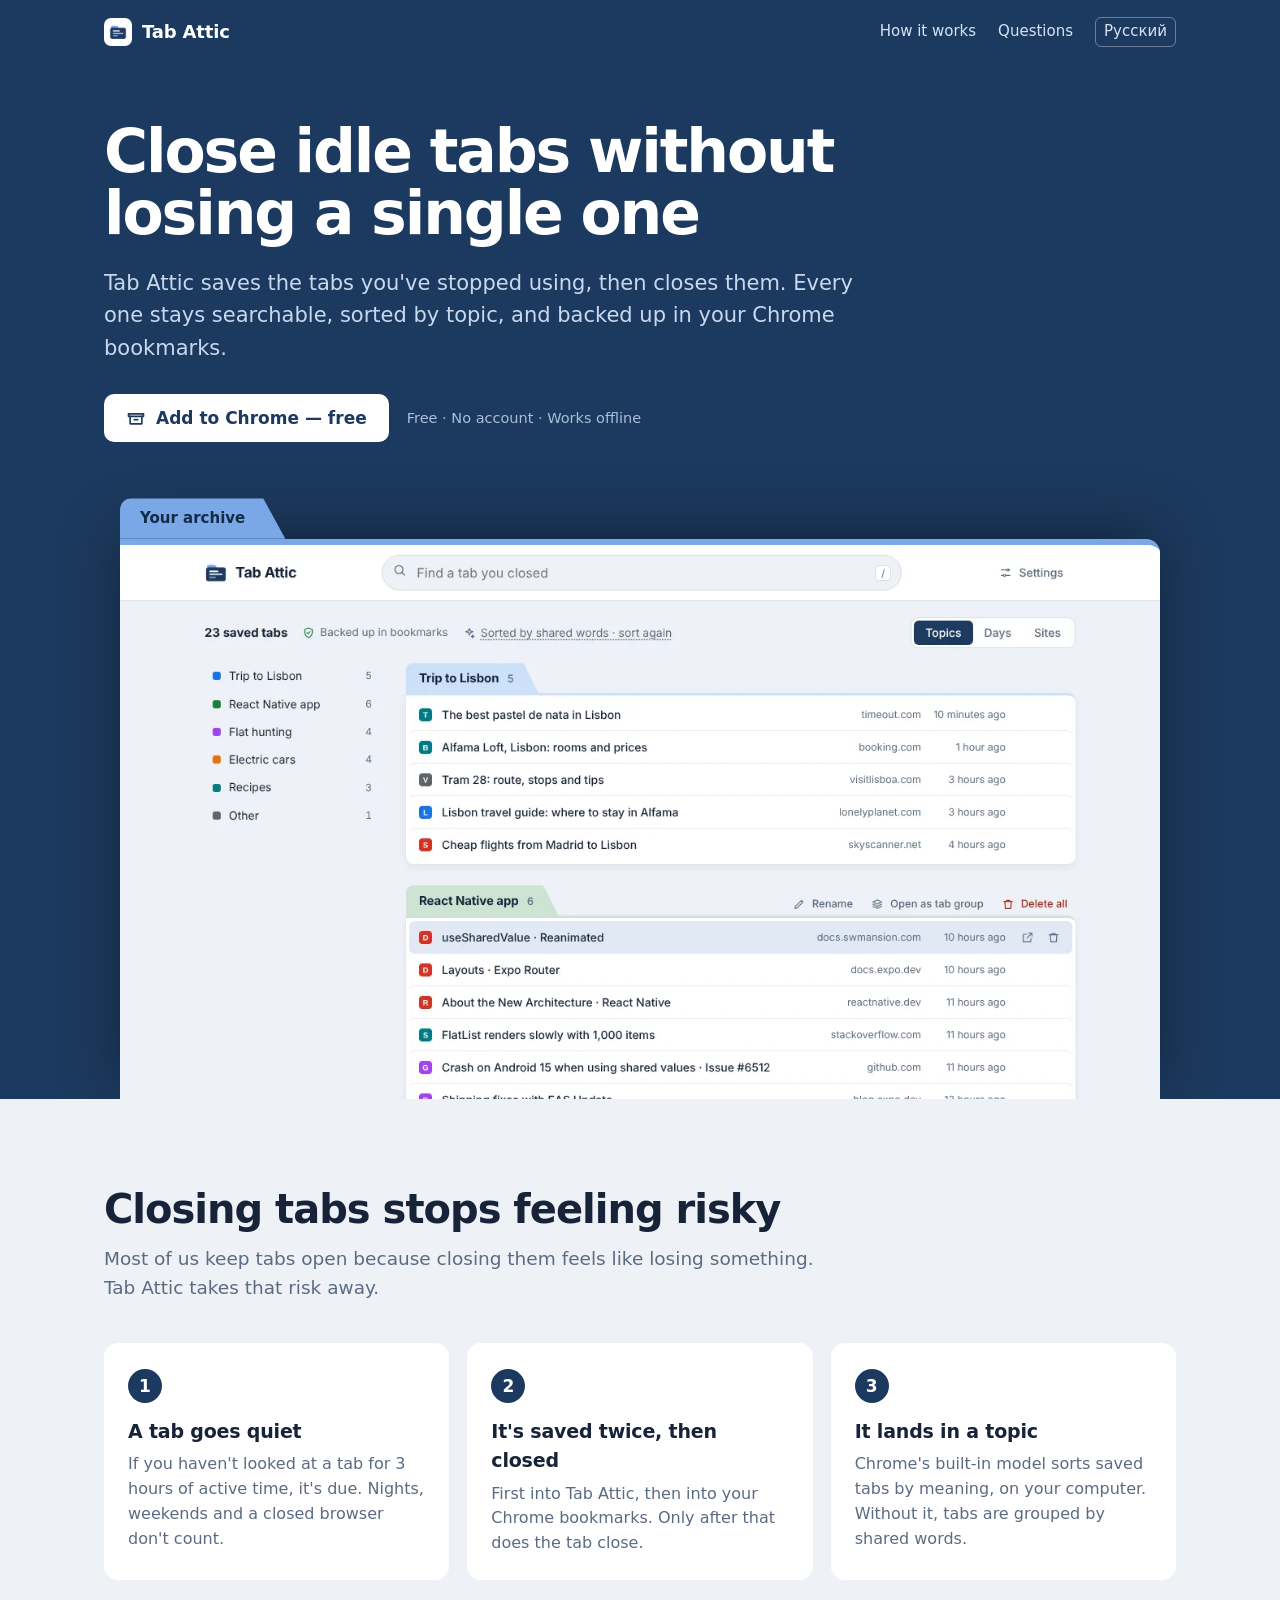
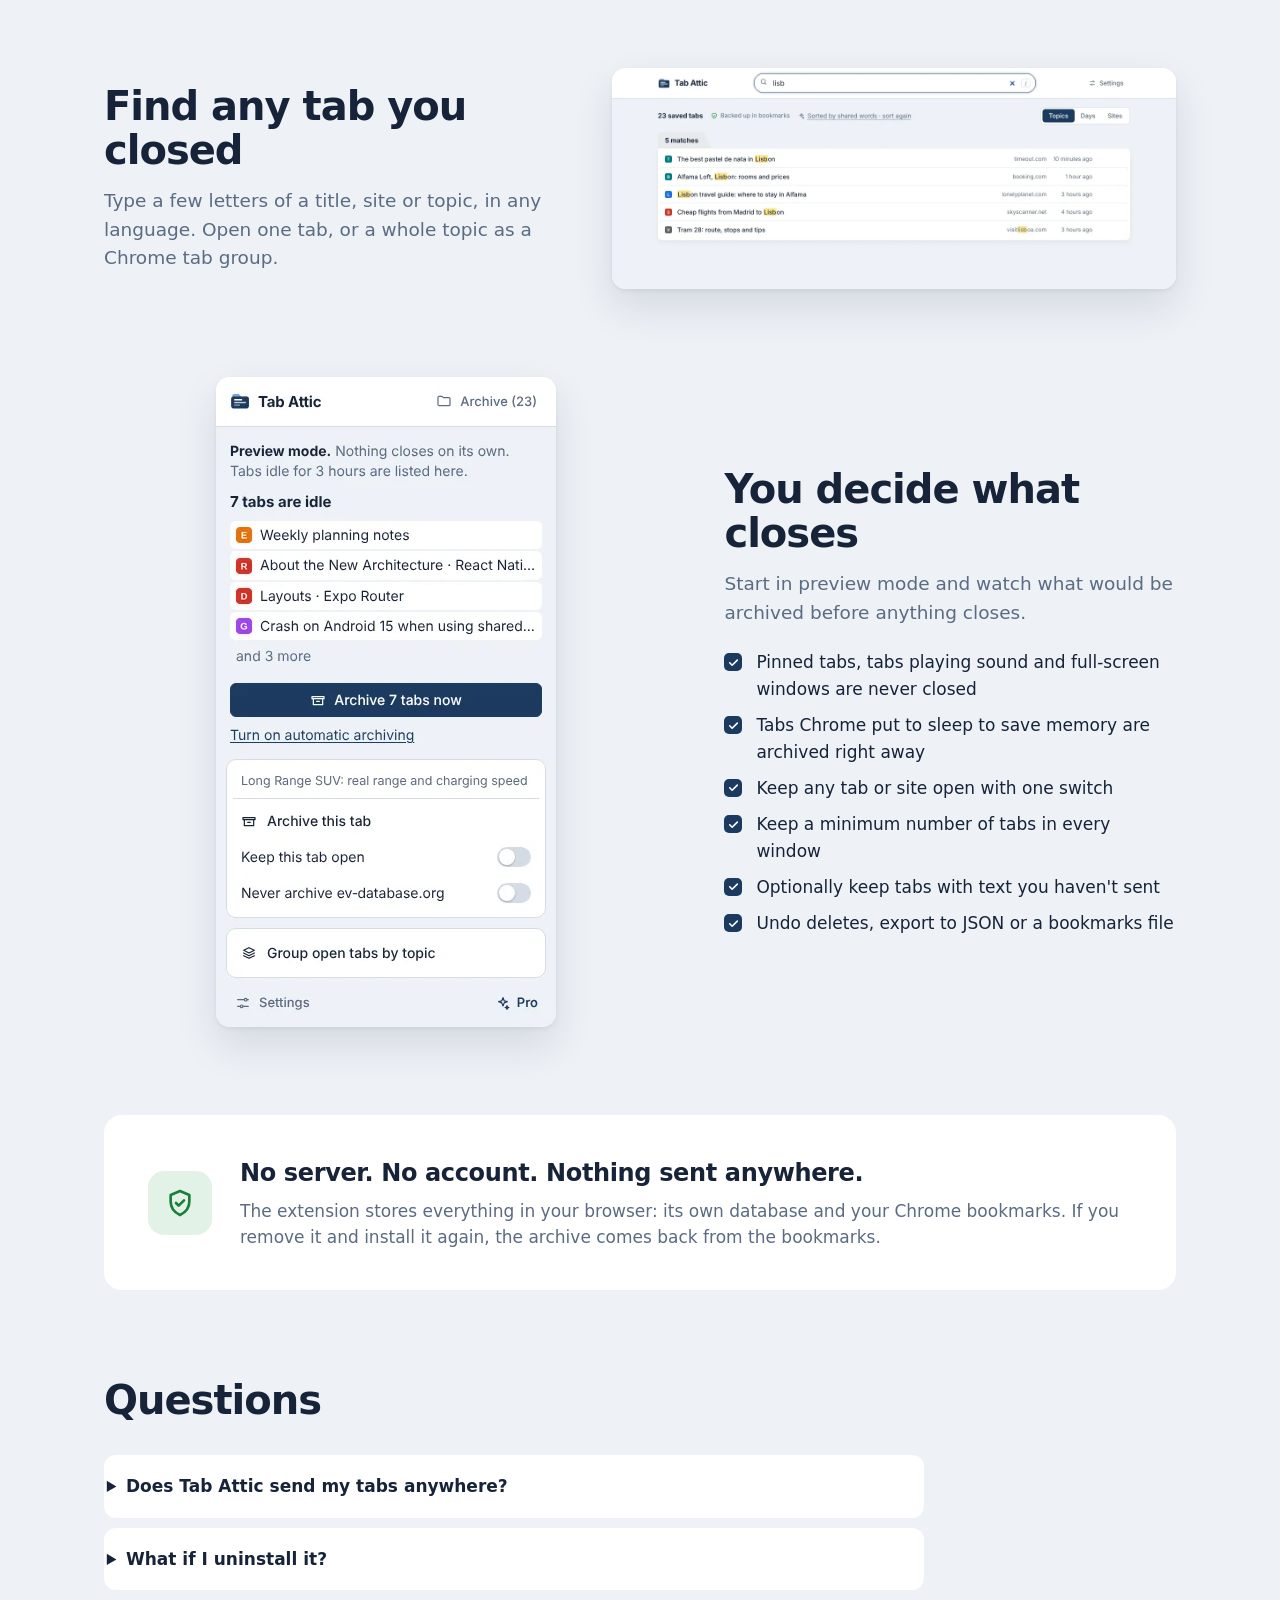
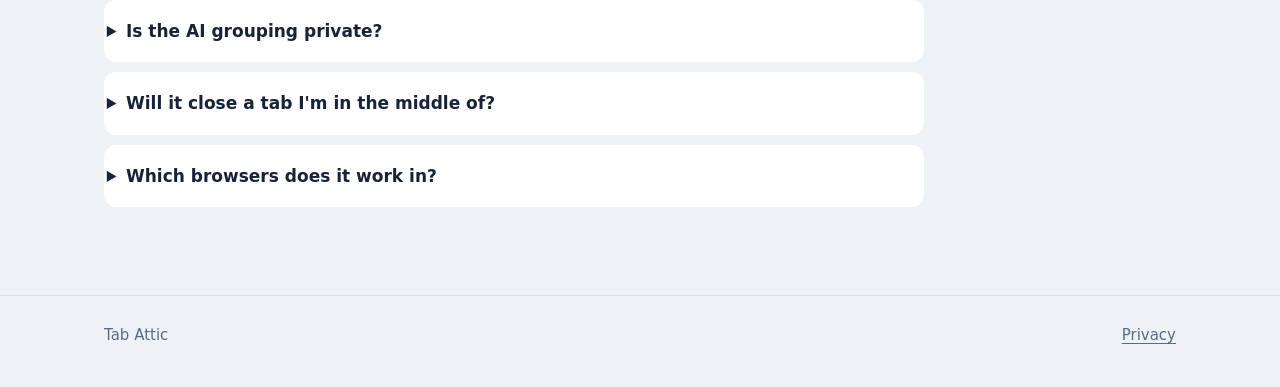
<file: index.html>
<!doctype html>
<html lang="en" data-root="">
  <head>
    <meta charset="utf-8" />
    <meta name="viewport" content="width=device-width, initial-scale=1" />
    <title>Tab Attic — close idle tabs without losing them</title>
    <meta
      name="description"
      content="A Chrome extension that saves and closes tabs you aren&#x27;t using, keeps them searchable and sorted by topic. Nothing leaves your computer."
    />

    <link rel="icon" href="assets/img/icon-32.png" />
    <link rel="alternate" hreflang="en" href="" />
    <link rel="alternate" hreflang="ru" href="ru/" />
    <meta property="og:type" content="website" />
    <meta
      property="og:title"
      content="Tab Attic — close idle tabs without losing them"
    />
    <meta
      property="og:description"
      content="A Chrome extension that saves and closes tabs you aren&#x27;t using, keeps them searchable and sorted by topic. Nothing leaves your computer."
    />
    <meta property="og:image" content="assets/img/og-en.png" />
    <meta name="twitter:card" content="summary_large_image" />
    <link rel="stylesheet" href="assets/site.css" />
    <script src="assets/config.js"></script>
    <script src="assets/site.js" defer></script>
  </head>
  <body data-page="home">
    <header class="top">
      <div class="wrap">
        <a class="logo" href=""
          ><img
            src="assets/img/icon-128.png"
            alt=""
            width="28"
            height="28"
          />Tab Attic</a
        >
        <nav class="nav">
          <a class="hide-sm" href="#how">How it works</a>
          <a class="hide-sm" href="#faq">Questions</a>
          <a class="lang" href="ru/" data-setlang="ru" hreflang="ru">Русский</a>
        </nav>
      </div>
    </header>
    <main>
      <section class="hero">
        <div class="wrap">
          <h1>Close idle tabs without losing a single one</h1>
          <p class="lead">
            Tab Attic saves the tabs you&#x27;ve stopped using, then closes
            them. Every one stays searchable, sorted by topic, and backed up in
            your Chrome bookmarks.
          </p>
          <div class="cta">
            <a class="btn btn-light" data-store href="https://chromewebstore.google.com/detail/mdhadlbcbpljfgbepheglpgnikmeiabg"
              ><svg
                viewBox="0 0 24 24"
                fill="none"
                stroke="currentColor"
                stroke-width="2"
                stroke-linecap="round"
                stroke-linejoin="round"
                aria-hidden="true"
              >
                <path d="M3 7h18v3H3z" />
                <path d="M5 10v9h14v-9" />
                <path d="M10 14h4" /></svg
              >Add to Chrome — free</a
            ><span class="small">Free · No account · Works offline</span>
          </div>
          <div class="folder">
            <div class="folder-tab">Your archive</div>
            <div class="folder-body">
              <img
                src="assets/img/topics-en.webp"
                width="1280"
                height="800"
                alt=""
              />
            </div>
          </div>
        </div>
      </section>

      <section class="band" id="how">
        <div class="wrap">
          <h2 class="kicker-h">Closing tabs stops feeling risky</h2>
          <p class="sub">
            Most of us keep tabs open because closing them feels like losing
            something. Tab Attic takes that risk away.
          </p>
          <ol class="steps">
            <li>
              <h3>A tab goes quiet</h3>
              <p>
                If you haven&#x27;t looked at a tab for 3 hours of active time,
                it&#x27;s due. Nights, weekends and a closed browser don&#x27;t
                count.
              </p>
            </li>
            <li>
              <h3>It&#x27;s saved twice, then closed</h3>
              <p>
                First into Tab Attic, then into your Chrome bookmarks. Only
                after that does the tab close.
              </p>
            </li>
            <li>
              <h3>It lands in a topic</h3>
              <p>
                Chrome&#x27;s built-in model sorts saved tabs by meaning, on
                your computer. Without it, tabs are grouped by shared words.
              </p>
            </li>
          </ol>
        </div>
      </section>

      <section class="band">
        <div class="wrap split">
          <div class="text">
            <h2 class="kicker-h">Find any tab you closed</h2>
            <p class="sub">
              Type a few letters of a title, site or topic, in any language.
              Open one tab, or a whole topic as a Chrome tab group.
            </p>
          </div>
          <div class="shot">
            <img
              src="assets/img/search-en.webp"
              width="1280"
              height="500"
              alt=""
            />
          </div>
        </div>
      </section>

      <section class="band">
        <div class="wrap split flip">
          <div class="text">
            <h2 class="kicker-h">You decide what closes</h2>
            <p class="sub">
              Start in preview mode and watch what would be archived before
              anything closes.
            </p>
            <ul class="ticks">
              <li>
                Pinned tabs, tabs playing sound and full-screen windows are
                never closed
              </li>
              <li>
                Tabs Chrome put to sleep to save memory are archived right away
              </li>
              <li>Keep any tab or site open with one switch</li>
              <li>Keep a minimum number of tabs in every window</li>
              <li>Optionally keep tabs with text you haven&#x27;t sent</li>
              <li>Undo deletes, export to JSON or a bookmarks file</li>
            </ul>
          </div>
          <div class="shot narrow">
            <img src="assets/img/popup-en.webp" alt="" />
          </div>
        </div>
      </section>

      <section class="band">
        <div class="wrap">
          <div class="privacy-band">
            <div class="shield">
              <svg
                width="32"
                height="32"
                viewBox="0 0 24 24"
                fill="none"
                stroke="currentColor"
                stroke-width="2"
                stroke-linecap="round"
                stroke-linejoin="round"
                aria-hidden="true"
              >
                <path d="M12 3l7 3v5c0 4.5-3 8-7 10-4-2-7-5.5-7-10V6z" />
                <path d="M9 12l2 2 4-4" />
              </svg>
            </div>
            <div>
              <h2>No server. No account. Nothing sent anywhere.</h2>
              <p>
                The extension stores everything in your browser: its own
                database and your Chrome bookmarks. If you remove it and install
                it again, the archive comes back from the bookmarks.
              </p>
            </div>
          </div>
        </div>
      </section>


      <section class="band" id="faq">
        <div class="wrap">
          <h2 class="kicker-h">Questions</h2>
          <div class="faq">
            <details>
              <summary>Does Tab Attic send my tabs anywhere?</summary>
              <p>
                No. It has no server. Tabs are stored in the extension&#x27;s
                database in your browser and in your Chrome bookmarks. If you
                use Chrome Sync, Chrome syncs those bookmarks as it does all of
                yours.
              </p>
            </details>
            <details>
              <summary>What if I uninstall it?</summary>
              <p>
                The bookmark folder Other bookmarks › Tab Attic stays. Install
                Tab Attic again and it rebuilds the archive from there.
              </p>
            </details>
            <details>
              <summary>Is the AI grouping private?</summary>
              <p>
                Yes. It uses the model built into Chrome (Gemini Nano), which
                runs on your computer. It needs a fairly recent computer; on
                others, tabs are grouped by shared words instead.
              </p>
            </details>
            <details>
              <summary>Will it close a tab I&#x27;m in the middle of?</summary>
              <p>
                No. It never closes the tab you&#x27;re on, pinned tabs, tabs
                playing sound or full-screen windows, and it starts in preview
                mode, where nothing closes until you switch to automatic.
              </p>
            </details>
            <details>
              <summary>Which browsers does it work in?</summary>
              <p>
                Chrome 121 or newer on Windows, macOS, Linux and ChromeOS.
                Grouping by meaning needs Chrome 138 or newer.
              </p>
            </details>
          </div>
        </div>
      </section>
    </main>
    <footer class="foot">
      <div class="wrap">
        <span>Tab Attic</span>
        <nav>
          <a href="privacy/">Privacy</a>
        </nav>
      </div>
    </footer>
  </body>
</html>
</file>
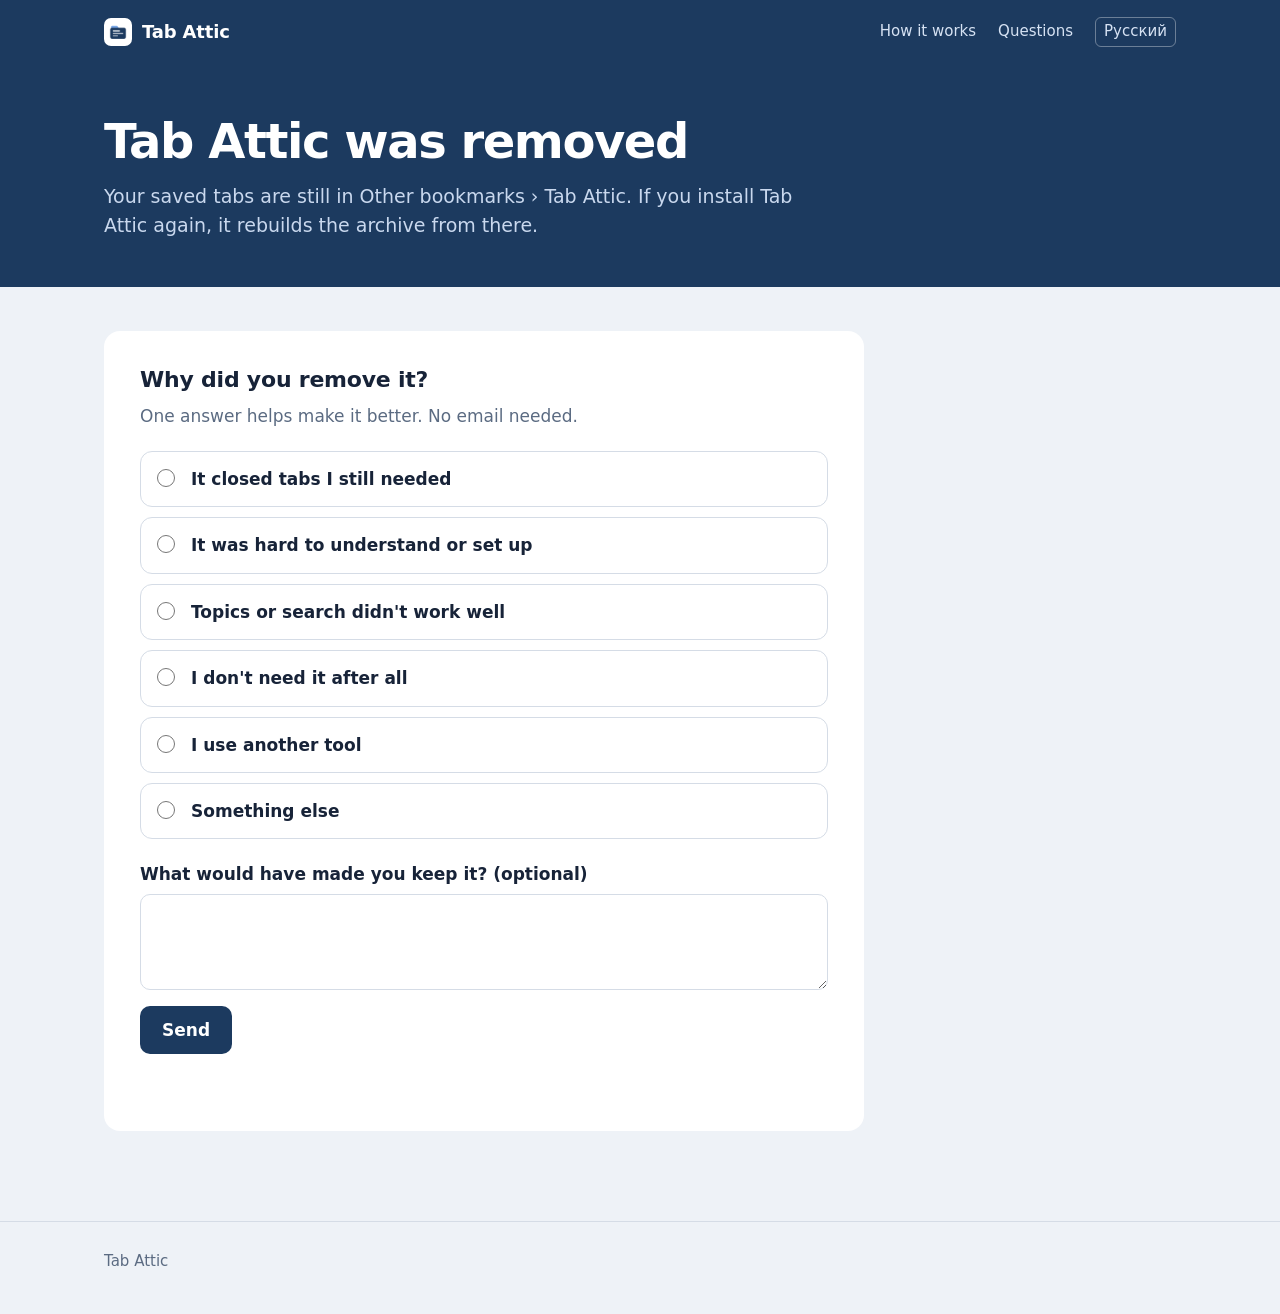
<file: bye/index.html>
<!doctype html>
<html lang="en" data-root="../">
  <head>
    <meta charset="utf-8" />
    <meta name="viewport" content="width=device-width, initial-scale=1" />
    <title>Tab Attic was removed</title>
    <meta
      name="description"
      content="Your saved tabs are still in Other bookmarks › Tab Attic. If you install Tab Attic again, it rebuilds the archive from there."
    />
    <meta name="robots" content="noindex" />
    <link rel="icon" href="../assets/img/icon-32.png" />
    <link rel="alternate" hreflang="en" href="../bye/" />
    <link rel="alternate" hreflang="ru" href="../ru/bye/" />
    <meta property="og:type" content="website" />
    <meta property="og:title" content="Tab Attic was removed" />
    <meta
      property="og:description"
      content="Your saved tabs are still in Other bookmarks › Tab Attic. If you install Tab Attic again, it rebuilds the archive from there."
    />
    <meta property="og:image" content="../assets/img/og-en.png" />
    <meta name="twitter:card" content="summary_large_image" />
    <link rel="stylesheet" href="../assets/site.css" />
    <script src="../assets/config.js"></script>
    <script src="../assets/site.js" defer></script>
  </head>
  <body data-page="bye">
    <header class="top">
      <div class="wrap">
        <a class="logo" href="../"
          ><img
            src="../assets/img/icon-128.png"
            alt=""
            width="28"
            height="28"
          />Tab Attic</a
        >
        <nav class="nav">
          <a class="hide-sm" href="../#how">How it works</a>
          <a class="hide-sm" href="../#faq">Questions</a>
          <a class="lang" href="../ru/bye/" data-setlang="ru" hreflang="ru"
            >Русский</a
          >
        </nav>
      </div>
    </header>
    <main>
      <section class="page-head">
        <div class="wrap">
          <h1>Tab Attic was removed</h1>
          <p>
            Your saved tabs are still in Other bookmarks › Tab Attic. If you
            install Tab Attic again, it rebuilds the archive from there.
          </p>
        </div>
      </section>
      <section class="page-body">
        <div class="wrap">
          <form class="card" data-form="bye" data-next="../bye/thanks/">
            <input type="hidden" name="form" value="uninstall" />
            <input type="hidden" name="lang" value="en" />
            <input type="hidden" name="version" value="" />
            <h2>Why did you remove it?</h2>
            <p>One answer helps make it better. No email needed.</p>
            <fieldset class="opts">
              <legend class="visually-hidden">Why did you remove it?</legend>
              <label class="opt"
                ><input
                  type="radio"
                  name="reason"
                  value="closed_needed"
                  required
                /><span
                  ><strong>It closed tabs I still needed</strong></span
                ></label
              ><label class="opt"
                ><input
                  type="radio"
                  name="reason"
                  value="confusing"
                  required
                /><span
                  ><strong>It was hard to understand or set up</strong></span
                ></label
              ><label class="opt"
                ><input
                  type="radio"
                  name="reason"
                  value="grouping"
                  required
                /><span
                  ><strong>Topics or search didn&#x27;t work well</strong></span
                ></label
              ><label class="opt"
                ><input
                  type="radio"
                  name="reason"
                  value="not_needed"
                  required
                /><span
                  ><strong>I don&#x27;t need it after all</strong></span
                ></label
              ><label class="opt"
                ><input
                  type="radio"
                  name="reason"
                  value="other_tool"
                  required
                /><span><strong>I use another tool</strong></span></label
              ><label class="opt"
                ><input
                  type="radio"
                  name="reason"
                  value="other"
                  required
                /><span><strong>Something else</strong></span></label
              >
            </fieldset>
            <label class="field"
              >What would have made you keep it? (optional)<textarea
                name="comment"
                maxlength="1000"
              ></textarea>
            </label>
            <button class="btn btn-dark" type="submit">Send</button>
            <p
              class="status"
              data-status
              data-failed="Couldn&#x27;t send the form. Check your connection and try again."
              data-not-connected="The form isn&#x27;t connected yet."
              aria-live="polite"
            ></p>
          </form>
        </div>
      </section>
    </main>
    <footer class="foot">
      <div class="wrap">
        <span>Tab Attic</span>
      </div>
    </footer>
  </body>
</html>
</file>
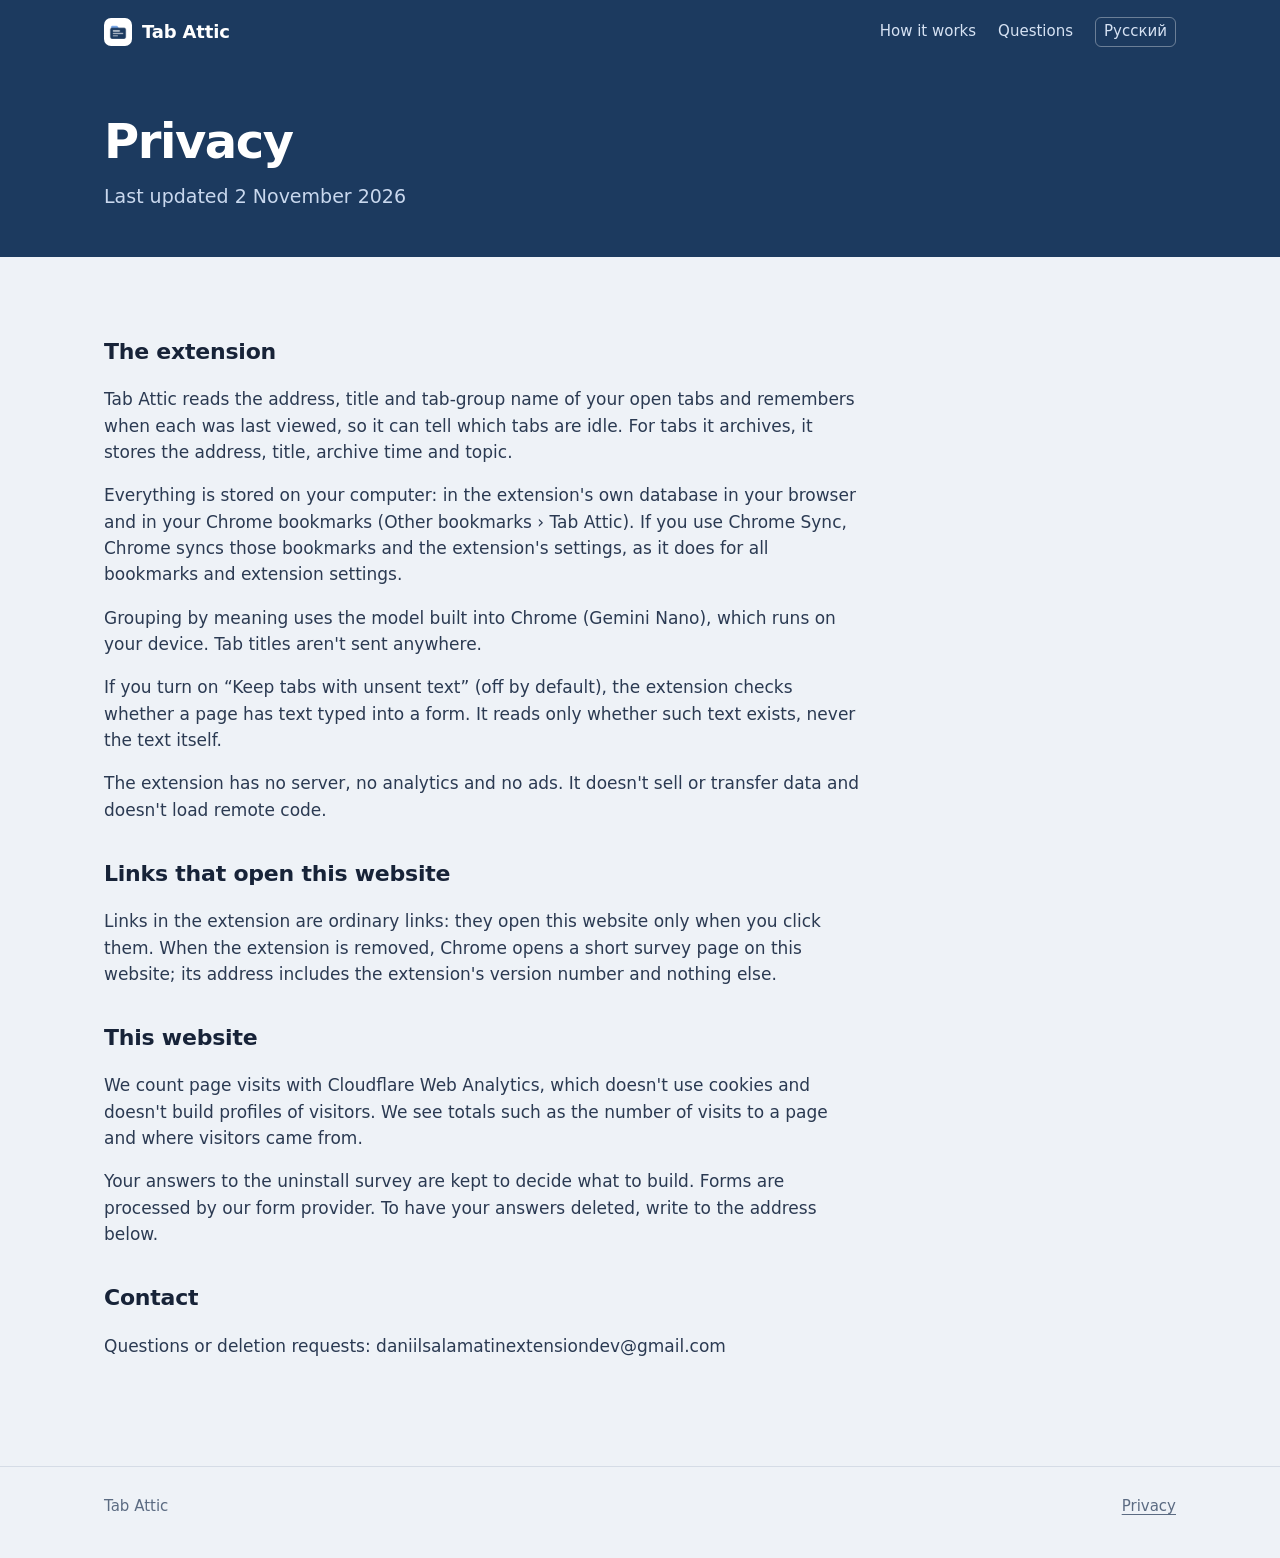
<file: privacy/index.html>
<!doctype html>
<html lang="en" data-root="../">
  <head>
    <meta charset="utf-8" />
    <meta name="viewport" content="width=device-width, initial-scale=1" />
    <title>Tab Attic — Privacy</title>
    <meta
      name="description"
      content="A Chrome extension that saves and closes tabs you aren&#x27;t using, keeps them searchable and sorted by topic. Nothing leaves your computer."
    />

    <link rel="icon" href="../assets/img/icon-32.png" />
    <link rel="alternate" hreflang="en" href="../privacy/" />
    <link rel="alternate" hreflang="ru" href="../ru/privacy/" />
    <meta property="og:type" content="website" />
    <meta property="og:title" content="Tab Attic — Privacy" />
    <meta
      property="og:description"
      content="A Chrome extension that saves and closes tabs you aren&#x27;t using, keeps them searchable and sorted by topic. Nothing leaves your computer."
    />
    <meta property="og:image" content="../assets/img/og-en.png" />
    <meta name="twitter:card" content="summary_large_image" />
    <link rel="stylesheet" href="../assets/site.css" />
    <script src="../assets/config.js"></script>
    <script src="../assets/site.js" defer></script>
  </head>
  <body data-page="privacy">
    <header class="top">
      <div class="wrap">
        <a class="logo" href="../"
          ><img
            src="../assets/img/icon-128.png"
            alt=""
            width="28"
            height="28"
          />Tab Attic</a
        >
        <nav class="nav">
          <a class="hide-sm" href="../#how">How it works</a>
          <a class="hide-sm" href="../#faq">Questions</a>
          <a class="lang" href="../ru/privacy/" data-setlang="ru" hreflang="ru"
            >Русский</a
          >
        </nav>
      </div>
    </header>
    <main>
      <section class="page-head">
        <div class="wrap">
          <h1>Privacy</h1>
          <p>Last updated 2 November 2026</p>
        </div>
      </section>
      <section class="page-body">
        <div class="wrap">
          <article class="prose">
            <h2>The extension</h2>
            <p>
              Tab Attic reads the address, title and tab-group name of your open
              tabs and remembers when each was last viewed, so it can tell which
              tabs are idle. For tabs it archives, it stores the address, title,
              archive time and topic.
            </p>
            <p>
              Everything is stored on your computer: in the extension&#x27;s own
              database in your browser and in your Chrome bookmarks (Other
              bookmarks › Tab Attic). If you use Chrome Sync, Chrome syncs those
              bookmarks and the extension&#x27;s settings, as it does for all
              bookmarks and extension settings.
            </p>
            <p>
              Grouping by meaning uses the model built into Chrome (Gemini
              Nano), which runs on your device. Tab titles aren&#x27;t sent
              anywhere.
            </p>
            <p>
              If you turn on “Keep tabs with unsent text” (off by default), the
              extension checks whether a page has text typed into a form. It
              reads only whether such text exists, never the text itself.
            </p>
            <p>
              The extension has no server, no analytics and no ads. It
              doesn&#x27;t sell or transfer data and doesn&#x27;t load remote
              code.
            </p>
            <h2>Links that open this website</h2>
            <p>
              Links in the extension are ordinary links: they open this website
              only when you click them. When the extension is removed, Chrome
              opens a short survey page on this website; its address includes
              the extension&#x27;s version number and nothing else.
            </p>
            <h2>This website</h2>
            <p>
              We count page visits with Cloudflare Web Analytics, which
              doesn&#x27;t use cookies and doesn&#x27;t build profiles of
              visitors. We see totals such as the number of visits to a page and
              where visitors came from.
            </p>
            <p>
              Your answers to the uninstall survey are kept to decide what to
              build. Forms are processed by our form provider. To have your
              answers deleted, write to the address below.
            </p>
            <h2>Contact</h2>
            <p>
              Questions or deletion requests:
              daniilsalamatinextensiondev@gmail.com
            </p>
          </article>
        </div>
      </section>
    </main>
    <footer class="foot">
      <div class="wrap">
        <span>Tab Attic</span>
        <nav>
          <a href="../privacy/">Privacy</a>
        </nav>
      </div>
    </footer>
  </body>
</html>
</file>
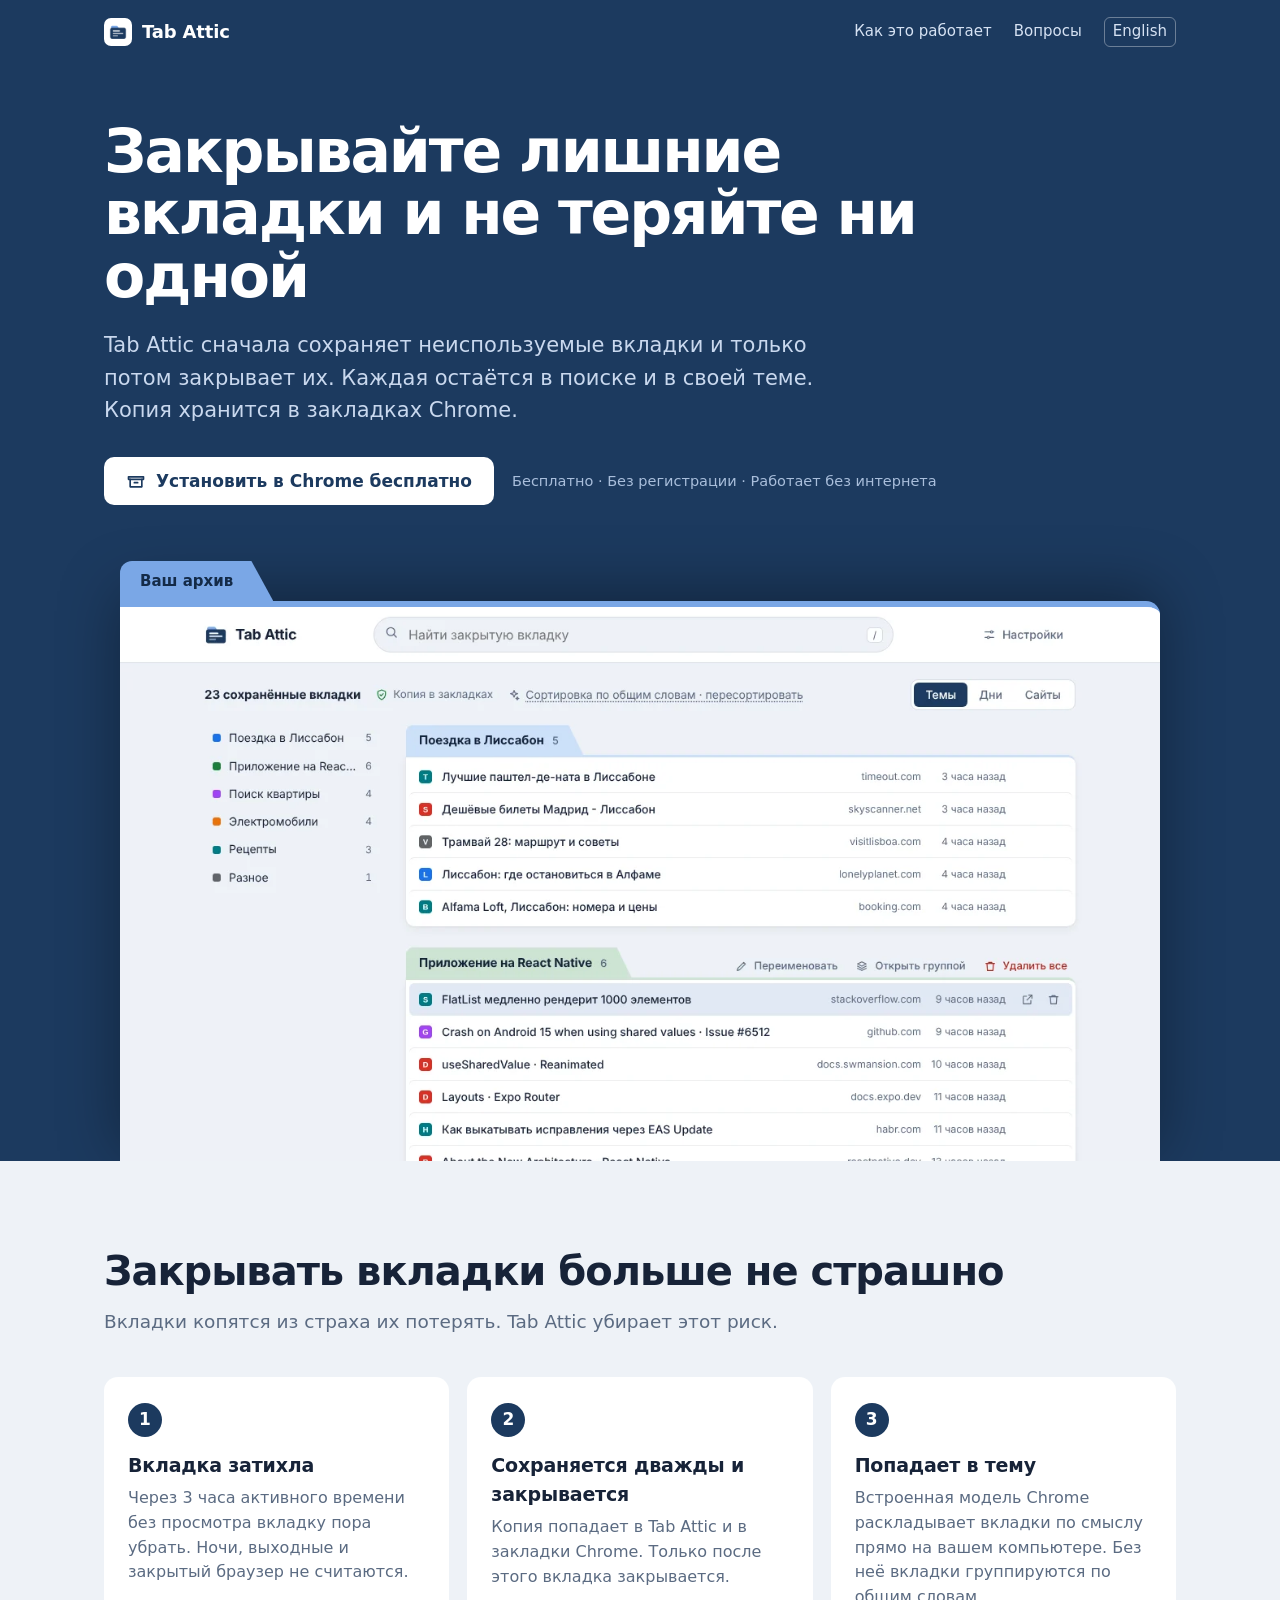
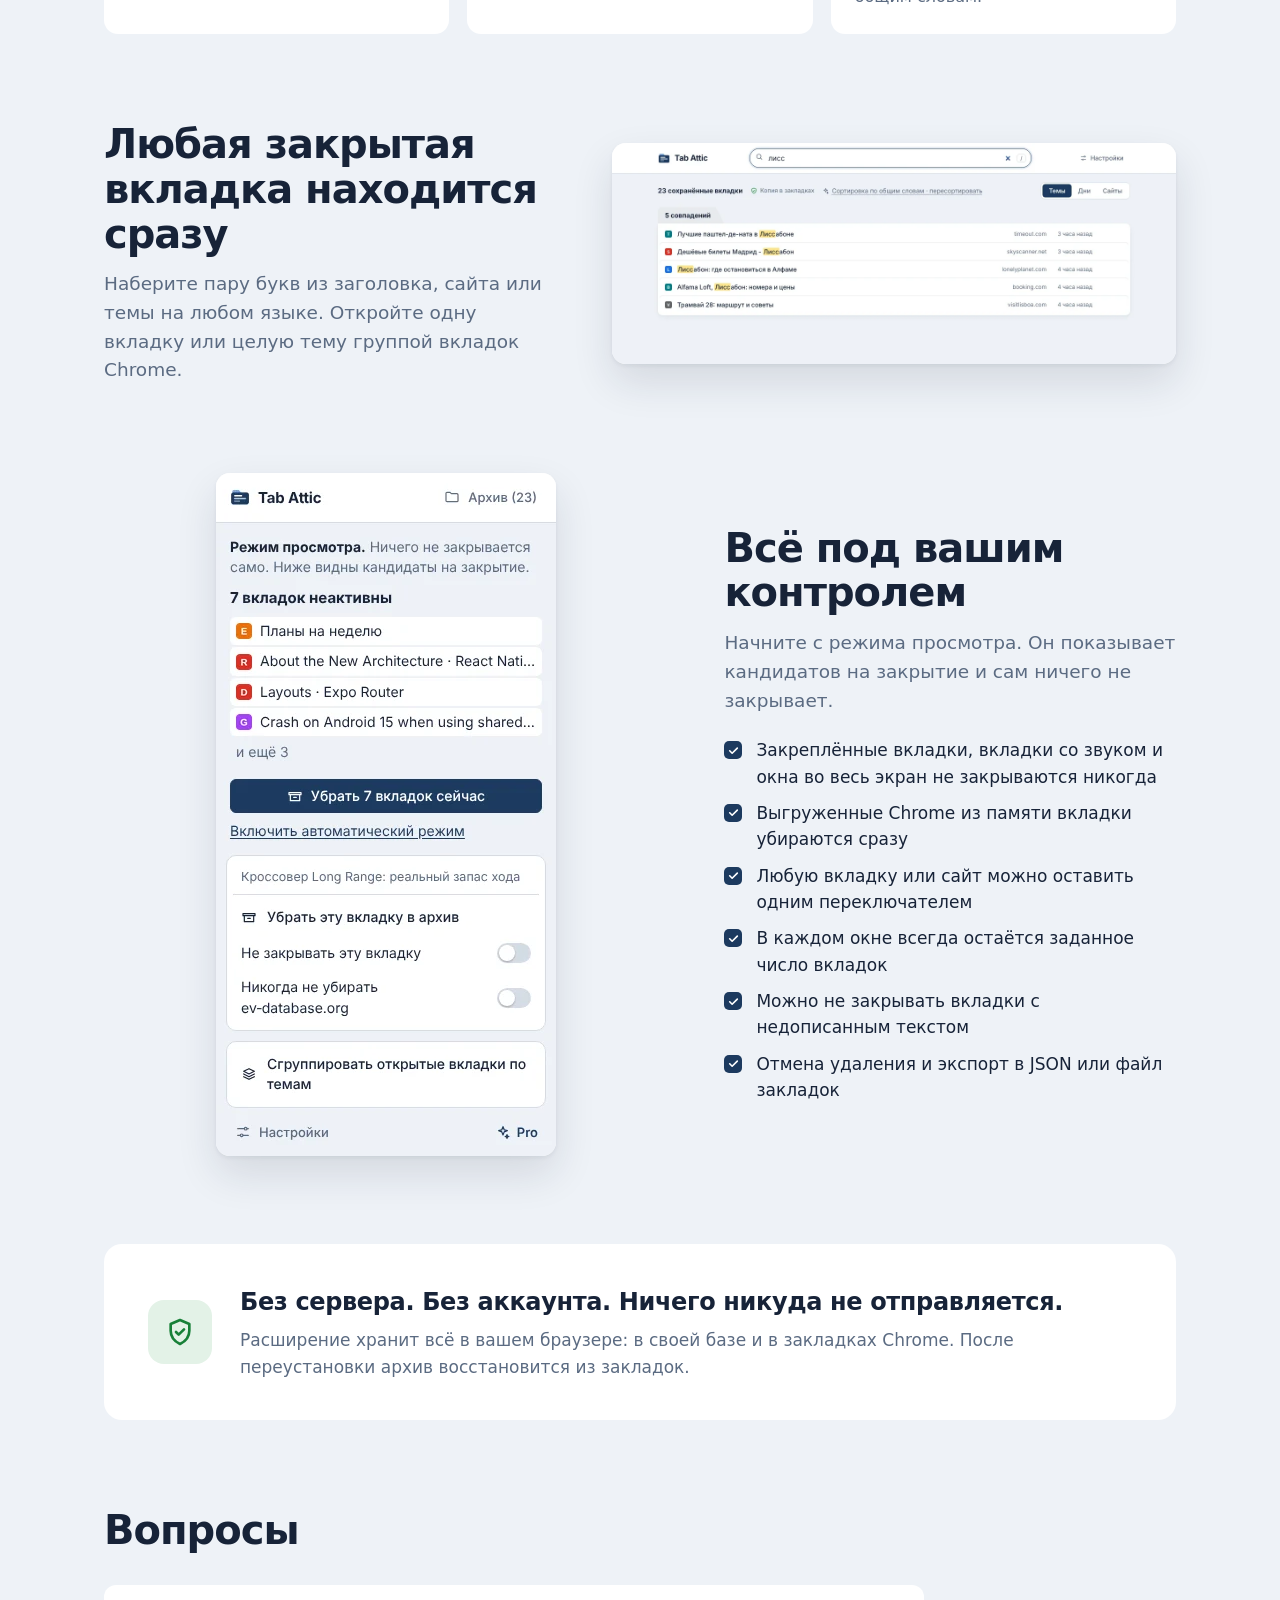
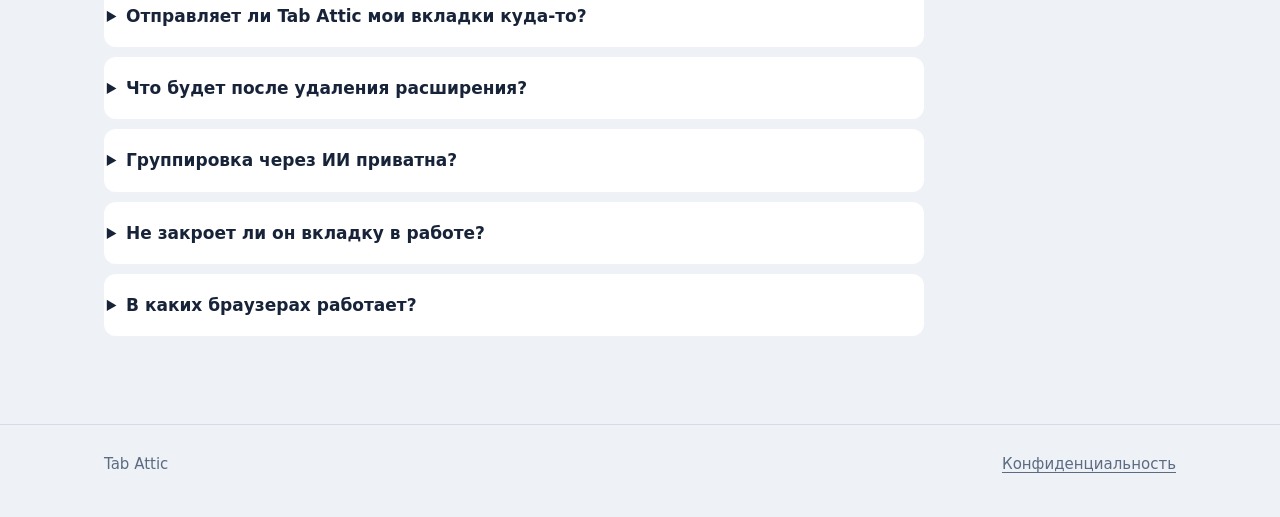
<file: ru/index.html>
<!doctype html>
<html lang="ru" data-root="../">
  <head>
    <meta charset="utf-8" />
    <meta name="viewport" content="width=device-width, initial-scale=1" />
    <title>Tab Attic - закрывает лишние вкладки без потерь</title>
    <meta
      name="description"
      content="Расширение для Chrome сохраняет и закрывает неиспользуемые вкладки. Они раскладываются по темам и доступны в поиске. Данные не покидают компьютер."
    />

    <link rel="icon" href="../assets/img/icon-32.png" />
    <link rel="alternate" hreflang="en" href="../" />
    <link rel="alternate" hreflang="ru" href="../ru/" />
    <meta property="og:type" content="website" />
    <meta
      property="og:title"
      content="Tab Attic - закрывает лишние вкладки без потерь"
    />
    <meta
      property="og:description"
      content="Расширение для Chrome сохраняет и закрывает неиспользуемые вкладки. Они раскладываются по темам и доступны в поиске. Данные не покидают компьютер."
    />
    <meta property="og:image" content="../assets/img/og-ru.png" />
    <meta name="twitter:card" content="summary_large_image" />
    <link rel="stylesheet" href="../assets/site.css" />
    <script src="../assets/config.js"></script>
    <script src="../assets/site.js" defer></script>
  </head>
  <body data-page="home">
    <header class="top">
      <div class="wrap">
        <a class="logo" href="../ru/"
          ><img
            src="../assets/img/icon-128.png"
            alt=""
            width="28"
            height="28"
          />Tab Attic</a
        >
        <nav class="nav">
          <a class="hide-sm" href="../ru/#how">Как это работает</a>
          <a class="hide-sm" href="../ru/#faq">Вопросы</a>
          <a class="lang" href="../?lang=en" data-setlang="en" hreflang="en"
            >English</a
          >
        </nav>
      </div>
    </header>
    <main>
      <section class="hero">
        <div class="wrap">
          <h1>Закрывайте лишние вкладки и не теряйте ни одной</h1>
          <p class="lead">
            Tab Attic сначала сохраняет неиспользуемые вкладки и только потом
            закрывает их. Каждая остаётся в поиске и в своей теме. Копия
            хранится в закладках Chrome.
          </p>
          <div class="cta">
            <a class="btn btn-light" data-store href="https://chromewebstore.google.com/detail/mdhadlbcbpljfgbepheglpgnikmeiabg"
              ><svg
                viewBox="0 0 24 24"
                fill="none"
                stroke="currentColor"
                stroke-width="2"
                stroke-linecap="round"
                stroke-linejoin="round"
                aria-hidden="true"
              >
                <path d="M3 7h18v3H3z" />
                <path d="M5 10v9h14v-9" />
                <path d="M10 14h4" /></svg
              >Установить в Chrome бесплатно</a
            ><span class="small"
              >Бесплатно · Без регистрации · Работает без интернета</span
            >
          </div>
          <div class="folder">
            <div class="folder-tab">Ваш архив</div>
            <div class="folder-body">
              <img
                src="../assets/img/topics-ru.webp"
                width="1280"
                height="800"
                alt=""
              />
            </div>
          </div>
        </div>
      </section>

      <section class="band" id="how">
        <div class="wrap">
          <h2 class="kicker-h">Закрывать вкладки больше не страшно</h2>
          <p class="sub">
            Вкладки копятся из страха их потерять. Tab Attic убирает этот риск.
          </p>
          <ol class="steps">
            <li>
              <h3>Вкладка затихла</h3>
              <p>
                Через 3 часа активного времени без просмотра вкладку пора
                убрать. Ночи, выходные и закрытый браузер не считаются.
              </p>
            </li>
            <li>
              <h3>Сохраняется дважды и закрывается</h3>
              <p>
                Копия попадает в Tab Attic и в закладки Chrome. Только после
                этого вкладка закрывается.
              </p>
            </li>
            <li>
              <h3>Попадает в тему</h3>
              <p>
                Встроенная модель Chrome раскладывает вкладки по смыслу прямо на
                вашем компьютере. Без неё вкладки группируются по общим словам.
              </p>
            </li>
          </ol>
        </div>
      </section>

      <section class="band">
        <div class="wrap split">
          <div class="text">
            <h2 class="kicker-h">Любая закрытая вкладка находится сразу</h2>
            <p class="sub">
              Наберите пару букв из заголовка, сайта или темы на любом языке.
              Откройте одну вкладку или целую тему группой вкладок Chrome.
            </p>
          </div>
          <div class="shot">
            <img
              src="../assets/img/search-ru.webp"
              width="1280"
              height="500"
              alt=""
            />
          </div>
        </div>
      </section>

      <section class="band">
        <div class="wrap split flip">
          <div class="text">
            <h2 class="kicker-h">Всё под вашим контролем</h2>
            <p class="sub">
              Начните с режима просмотра. Он показывает кандидатов на закрытие и
              сам ничего не закрывает.
            </p>
            <ul class="ticks">
              <li>
                Закреплённые вкладки, вкладки со звуком и окна во весь экран не
                закрываются никогда
              </li>
              <li>Выгруженные Chrome из памяти вкладки убираются сразу</li>
              <li>
                Любую вкладку или сайт можно оставить одним переключателем
              </li>
              <li>В каждом окне всегда остаётся заданное число вкладок</li>
              <li>Можно не закрывать вкладки с недописанным текстом</li>
              <li>Отмена удаления и экспорт в JSON или файл закладок</li>
            </ul>
          </div>
          <div class="shot narrow">
            <img src="../assets/img/popup-ru.webp" alt="" />
          </div>
        </div>
      </section>

      <section class="band">
        <div class="wrap">
          <div class="privacy-band">
            <div class="shield">
              <svg
                width="32"
                height="32"
                viewBox="0 0 24 24"
                fill="none"
                stroke="currentColor"
                stroke-width="2"
                stroke-linecap="round"
                stroke-linejoin="round"
                aria-hidden="true"
              >
                <path d="M12 3l7 3v5c0 4.5-3 8-7 10-4-2-7-5.5-7-10V6z" />
                <path d="M9 12l2 2 4-4" />
              </svg>
            </div>
            <div>
              <h2>Без сервера. Без аккаунта. Ничего никуда не отправляется.</h2>
              <p>
                Расширение хранит всё в вашем браузере: в своей базе и в
                закладках Chrome. После переустановки архив восстановится из
                закладок.
              </p>
            </div>
          </div>
        </div>
      </section>


      <section class="band" id="faq">
        <div class="wrap">
          <h2 class="kicker-h">Вопросы</h2>
          <div class="faq">
            <details>
              <summary>Отправляет ли Tab Attic мои вкладки куда-то?</summary>
              <p>
                Нет. У расширения нет сервера. Вкладки хранятся в его базе в
                вашем браузере и в закладках Chrome. Синхронизация Chrome
                переносит их вместе с остальными закладками.
              </p>
            </details>
            <details>
              <summary>Что будет после удаления расширения?</summary>
              <p>
                Папка «Другие закладки › Tab Attic» останется. После повторной
                установки архив восстановится из неё.
              </p>
            </details>
            <details>
              <summary>Группировка через ИИ приватна?</summary>
              <p>
                Да. Её выполняет встроенная в Chrome модель Gemini Nano прямо на
                вашем компьютере. Модели нужен достаточно мощный компьютер. На
                остальных вкладки группируются по общим словам.
              </p>
            </details>
            <details>
              <summary>Не закроет ли он вкладку в работе?</summary>
              <p>
                Нет. Текущая вкладка, закреплённые вкладки, вкладки со звуком и
                окна во весь экран не закрываются. По умолчанию включён режим
                просмотра: до включения автоматического режима ничего не
                закрывается.
              </p>
            </details>
            <details>
              <summary>В каких браузерах работает?</summary>
              <p>
                Chrome 121 и новее на Windows, macOS, Linux и ChromeOS. Для
                группировки по смыслу нужен Chrome 138 и новее.
              </p>
            </details>
          </div>
        </div>
      </section>
    </main>
    <footer class="foot">
      <div class="wrap">
        <span>Tab Attic</span>
        <nav>
          <a href="../ru/privacy/">Конфиденциальность</a>
        </nav>
      </div>
    </footer>
  </body>
</html>
</file>
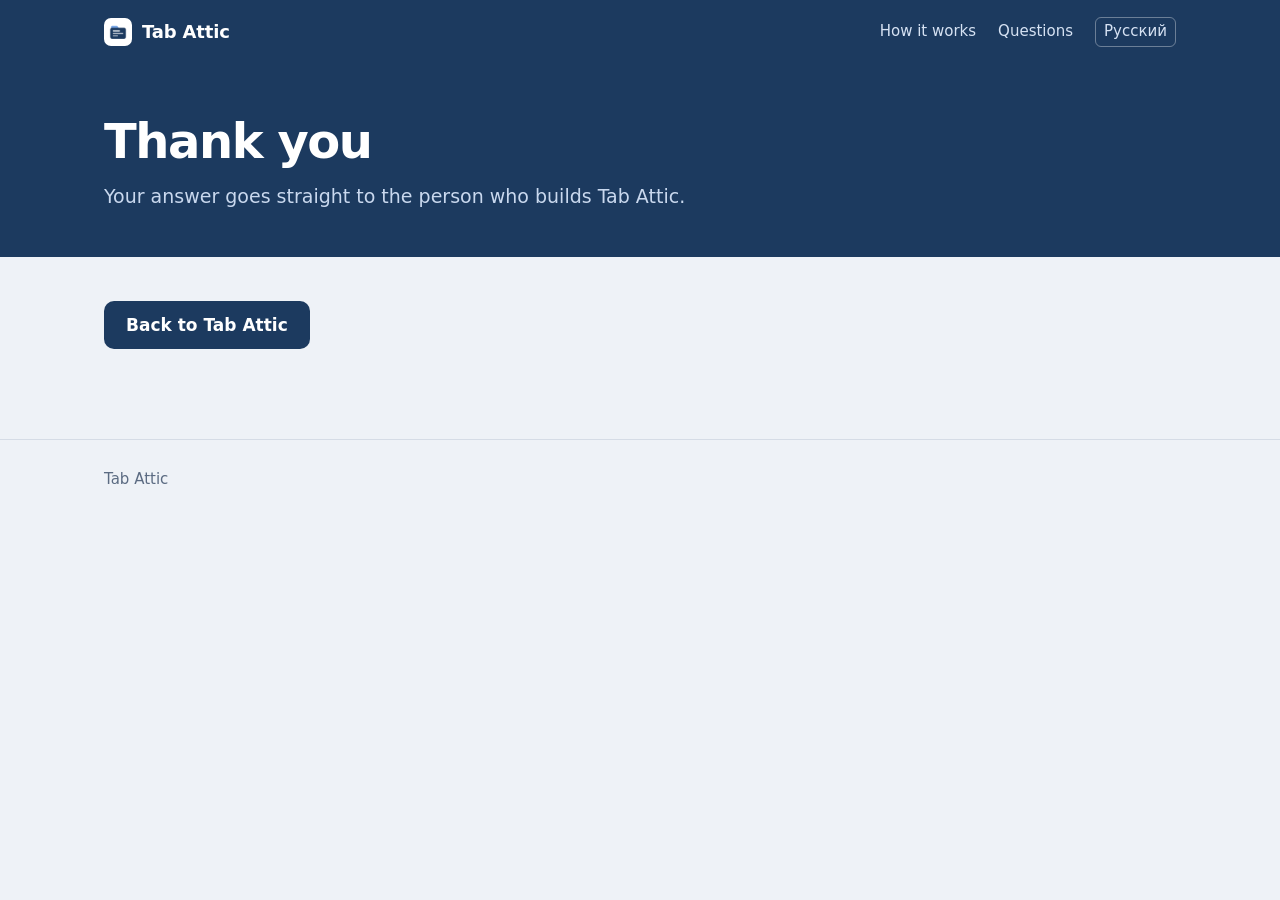
<file: bye/thanks/index.html>
<!doctype html>
<html lang="en" data-root="../../">
  <head>
    <meta charset="utf-8" />
    <meta name="viewport" content="width=device-width, initial-scale=1" />
    <title>Thank you</title>
    <meta
      name="description"
      content="Your answer goes straight to the person who builds Tab Attic."
    />
    <meta name="robots" content="noindex" />
    <link rel="icon" href="../../assets/img/icon-32.png" />
    <link rel="alternate" hreflang="en" href="../../bye/thanks/" />
    <link rel="alternate" hreflang="ru" href="../../ru/bye/thanks/" />
    <meta property="og:type" content="website" />
    <meta property="og:title" content="Thank you" />
    <meta
      property="og:description"
      content="Your answer goes straight to the person who builds Tab Attic."
    />
    <meta property="og:image" content="../../assets/img/og-en.png" />
    <meta name="twitter:card" content="summary_large_image" />
    <link rel="stylesheet" href="../../assets/site.css" />
    <script src="../../assets/config.js"></script>
    <script src="../../assets/site.js" defer></script>
  </head>
  <body data-page="bye-thanks">
    <header class="top">
      <div class="wrap">
        <a class="logo" href="../../"
          ><img
            src="../../assets/img/icon-128.png"
            alt=""
            width="28"
            height="28"
          />Tab Attic</a
        >
        <nav class="nav">
          <a class="hide-sm" href="../../#how">How it works</a>
          <a class="hide-sm" href="../../#faq">Questions</a>
          <a
            class="lang"
            href="../../ru/bye/thanks/"
            data-setlang="ru"
            hreflang="ru"
            >Русский</a
          >
        </nav>
      </div>
    </header>
    <main>
      <section class="page-head">
        <div class="wrap">
          <h1>Thank you</h1>
          <p>Your answer goes straight to the person who builds Tab Attic.</p>
        </div>
      </section>
      <section class="page-body">
        <div class="wrap">
          <a class="btn btn-dark" href="../../">Back to Tab Attic</a>
        </div>
      </section>
    </main>
    <footer class="foot">
      <div class="wrap">
        <span>Tab Attic</span>
      </div>
    </footer>
  </body>
</html>
</file>
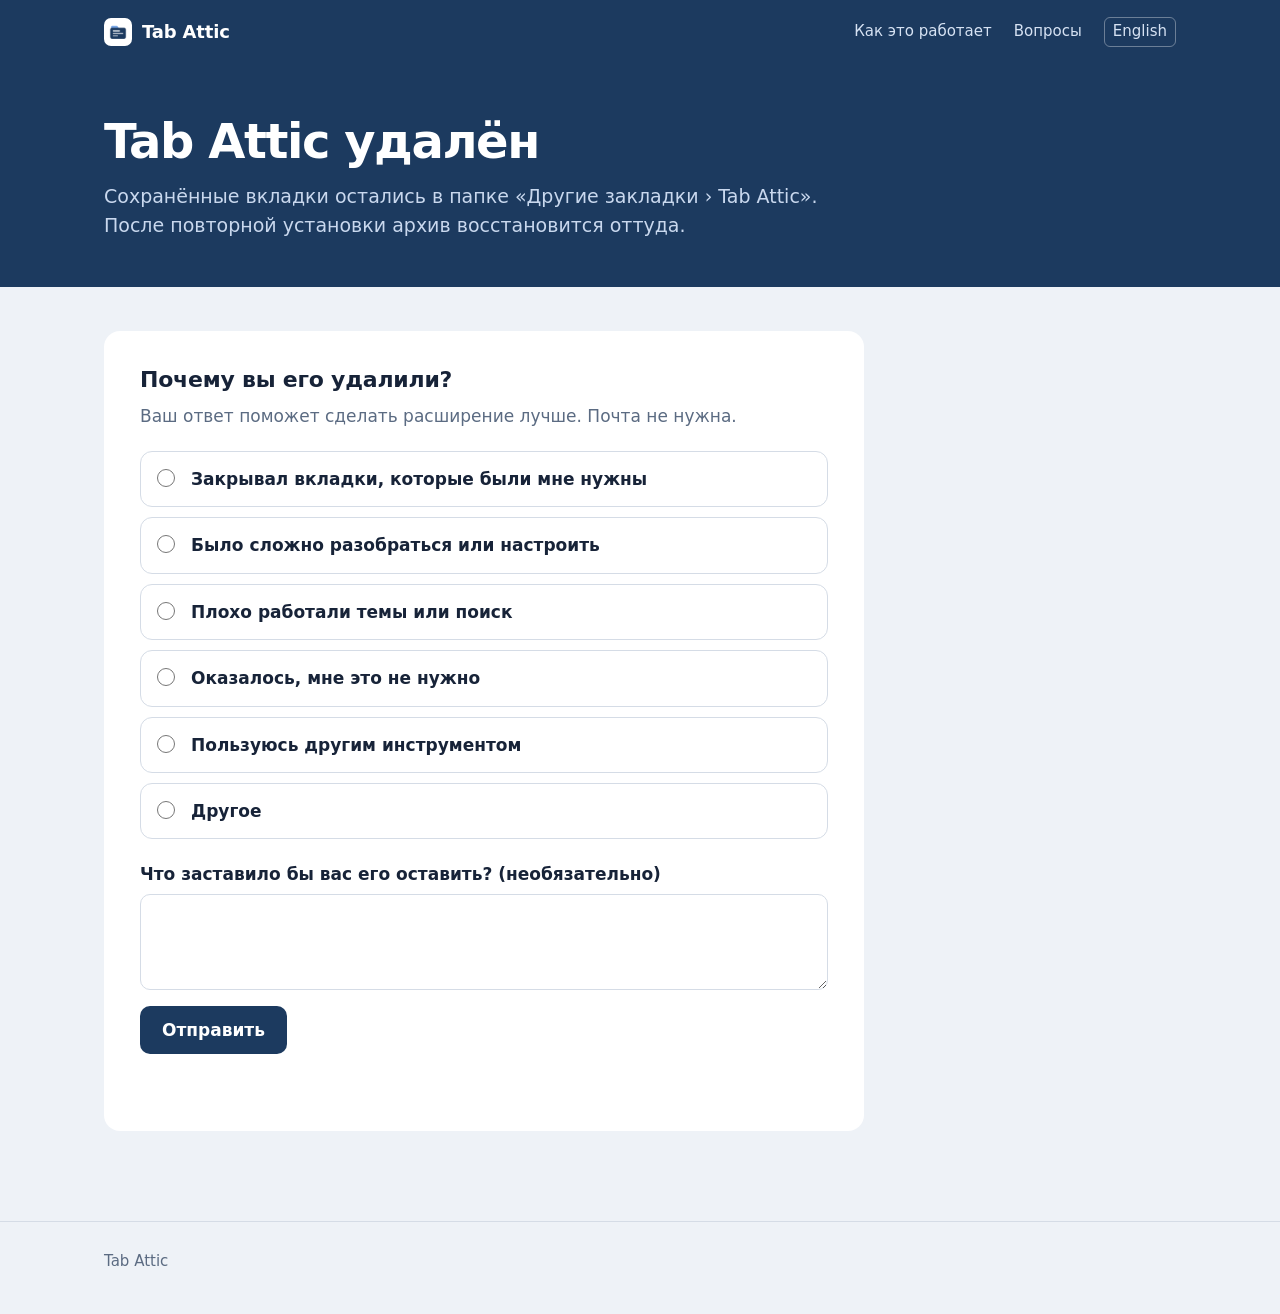
<file: ru/bye/index.html>
<!doctype html>
<html lang="ru" data-root="../../">
  <head>
    <meta charset="utf-8" />
    <meta name="viewport" content="width=device-width, initial-scale=1" />
    <title>Tab Attic удалён</title>
    <meta
      name="description"
      content="Сохранённые вкладки остались в папке «Другие закладки › Tab Attic». После повторной установки архив восстановится оттуда."
    />
    <meta name="robots" content="noindex" />
    <link rel="icon" href="../../assets/img/icon-32.png" />
    <link rel="alternate" hreflang="en" href="../../bye/" />
    <link rel="alternate" hreflang="ru" href="../../ru/bye/" />
    <meta property="og:type" content="website" />
    <meta property="og:title" content="Tab Attic удалён" />
    <meta
      property="og:description"
      content="Сохранённые вкладки остались в папке «Другие закладки › Tab Attic». После повторной установки архив восстановится оттуда."
    />
    <meta property="og:image" content="../../assets/img/og-ru.png" />
    <meta name="twitter:card" content="summary_large_image" />
    <link rel="stylesheet" href="../../assets/site.css" />
    <script src="../../assets/config.js"></script>
    <script src="../../assets/site.js" defer></script>
  </head>
  <body data-page="bye">
    <header class="top">
      <div class="wrap">
        <a class="logo" href="../../ru/"
          ><img
            src="../../assets/img/icon-128.png"
            alt=""
            width="28"
            height="28"
          />Tab Attic</a
        >
        <nav class="nav">
          <a class="hide-sm" href="../../ru/#how">Как это работает</a>
          <a class="hide-sm" href="../../ru/#faq">Вопросы</a>
          <a
            class="lang"
            href="../../bye/?lang=en"
            data-setlang="en"
            hreflang="en"
            >English</a
          >
        </nav>
      </div>
    </header>
    <main>
      <section class="page-head">
        <div class="wrap">
          <h1>Tab Attic удалён</h1>
          <p>
            Сохранённые вкладки остались в папке «Другие закладки › Tab Attic».
            После повторной установки архив восстановится оттуда.
          </p>
        </div>
      </section>
      <section class="page-body">
        <div class="wrap">
          <form class="card" data-form="bye" data-next="../../ru/bye/thanks/">
            <input type="hidden" name="form" value="uninstall" />
            <input type="hidden" name="lang" value="ru" />
            <input type="hidden" name="version" value="" />
            <h2>Почему вы его удалили?</h2>
            <p>Ваш ответ поможет сделать расширение лучше. Почта не нужна.</p>
            <fieldset class="opts">
              <legend class="visually-hidden">Почему вы его удалили?</legend>
              <label class="opt"
                ><input
                  type="radio"
                  name="reason"
                  value="closed_needed"
                  required
                /><span
                  ><strong
                    >Закрывал вкладки, которые были мне нужны</strong
                  ></span
                ></label
              ><label class="opt"
                ><input
                  type="radio"
                  name="reason"
                  value="confusing"
                  required
                /><span
                  ><strong>Было сложно разобраться или настроить</strong></span
                ></label
              ><label class="opt"
                ><input
                  type="radio"
                  name="reason"
                  value="grouping"
                  required
                /><span
                  ><strong>Плохо работали темы или поиск</strong></span
                ></label
              ><label class="opt"
                ><input
                  type="radio"
                  name="reason"
                  value="not_needed"
                  required
                /><span
                  ><strong>Оказалось, мне это не нужно</strong></span
                ></label
              ><label class="opt"
                ><input
                  type="radio"
                  name="reason"
                  value="other_tool"
                  required
                /><span
                  ><strong>Пользуюсь другим инструментом</strong></span
                ></label
              ><label class="opt"
                ><input
                  type="radio"
                  name="reason"
                  value="other"
                  required
                /><span><strong>Другое</strong></span></label
              >
            </fieldset>
            <label class="field"
              >Что заставило бы вас его оставить? (необязательно)<textarea
                name="comment"
                maxlength="1000"
              ></textarea>
            </label>
            <button class="btn btn-dark" type="submit">Отправить</button>
            <p
              class="status"
              data-status
              data-failed="Не удалось отправить форму. Проверьте подключение и попробуйте ещё раз."
              data-not-connected="Форма пока не подключена."
              aria-live="polite"
            ></p>
          </form>
        </div>
      </section>
    </main>
    <footer class="foot">
      <div class="wrap">
        <span>Tab Attic</span>
      </div>
    </footer>
  </body>
</html>
</file>
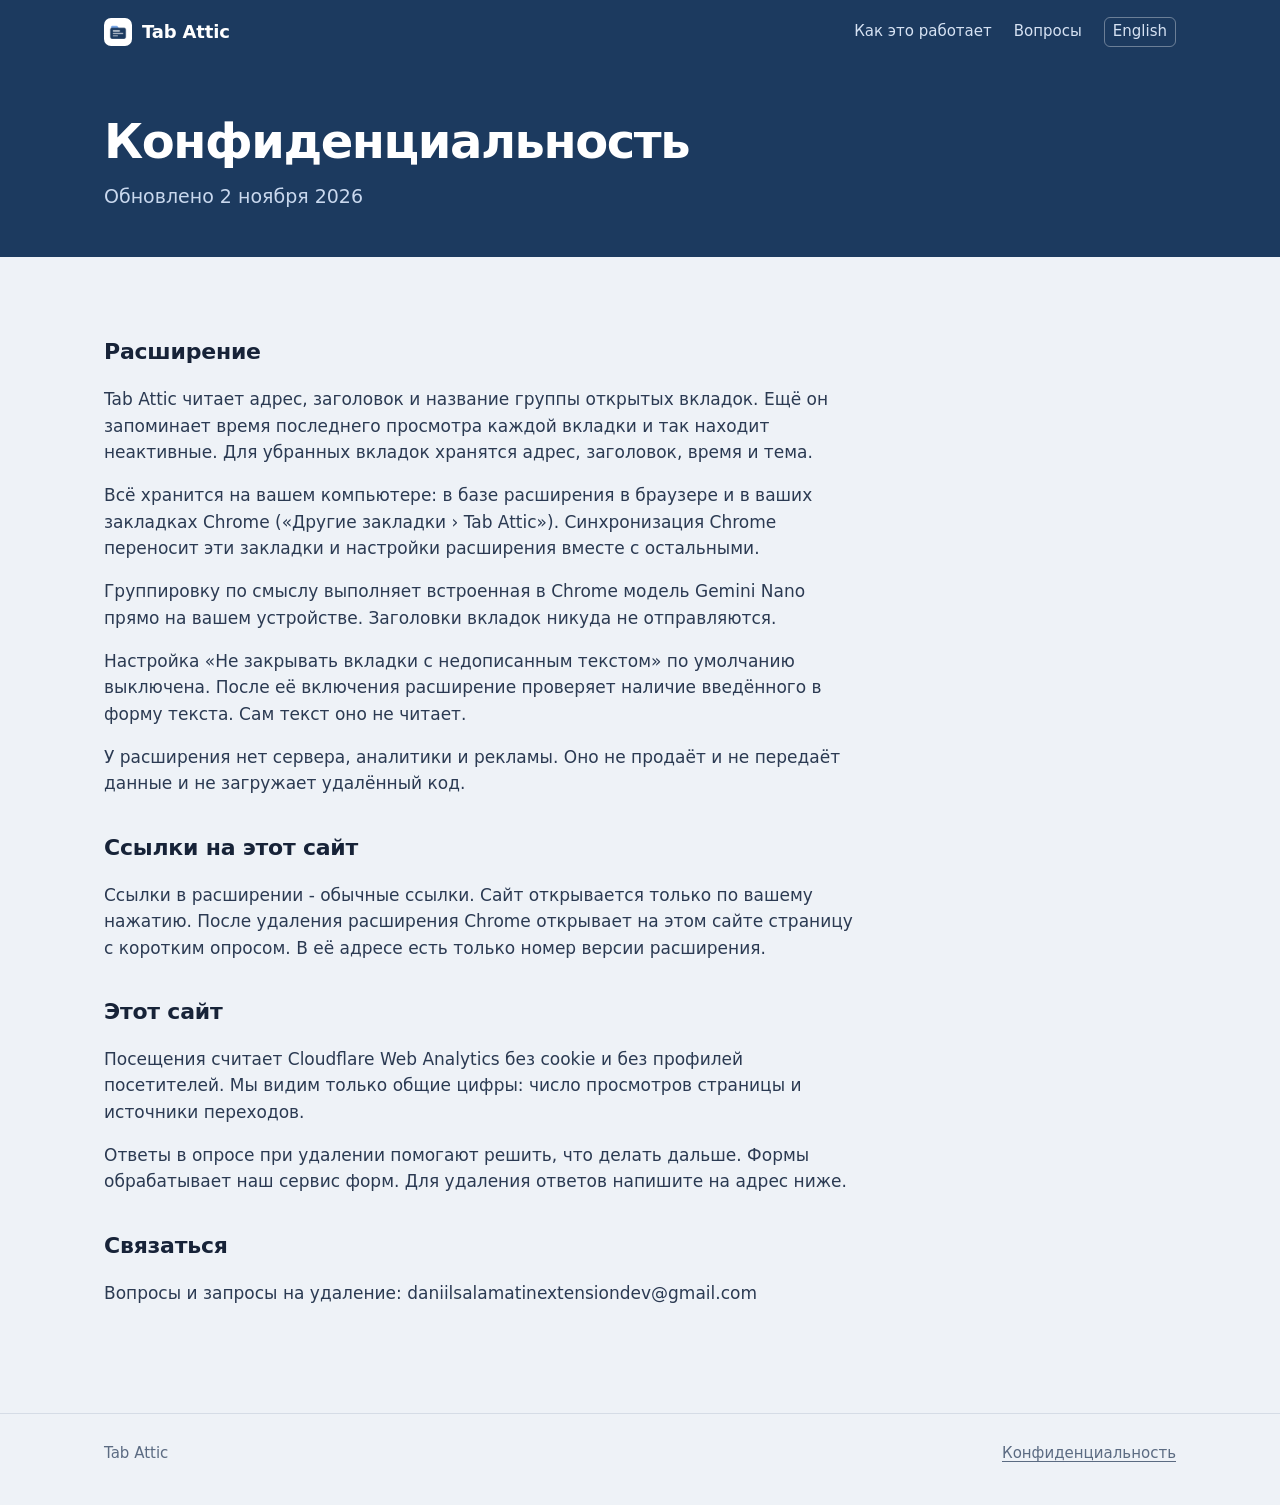
<file: ru/privacy/index.html>
<!doctype html>
<html lang="ru" data-root="../../">
  <head>
    <meta charset="utf-8" />
    <meta name="viewport" content="width=device-width, initial-scale=1" />
    <title>Tab Attic - Конфиденциальность</title>
    <meta
      name="description"
      content="Расширение для Chrome сохраняет и закрывает неиспользуемые вкладки. Они раскладываются по темам и доступны в поиске. Данные не покидают компьютер."
    />

    <link rel="icon" href="../../assets/img/icon-32.png" />
    <link rel="alternate" hreflang="en" href="../../privacy/" />
    <link rel="alternate" hreflang="ru" href="../../ru/privacy/" />
    <meta property="og:type" content="website" />
    <meta property="og:title" content="Tab Attic - Конфиденциальность" />
    <meta
      property="og:description"
      content="Расширение для Chrome сохраняет и закрывает неиспользуемые вкладки. Они раскладываются по темам и доступны в поиске. Данные не покидают компьютер."
    />
    <meta property="og:image" content="../../assets/img/og-ru.png" />
    <meta name="twitter:card" content="summary_large_image" />
    <link rel="stylesheet" href="../../assets/site.css" />
    <script src="../../assets/config.js"></script>
    <script src="../../assets/site.js" defer></script>
  </head>
  <body data-page="privacy">
    <header class="top">
      <div class="wrap">
        <a class="logo" href="../../ru/"
          ><img
            src="../../assets/img/icon-128.png"
            alt=""
            width="28"
            height="28"
          />Tab Attic</a
        >
        <nav class="nav">
          <a class="hide-sm" href="../../ru/#how">Как это работает</a>
          <a class="hide-sm" href="../../ru/#faq">Вопросы</a>
          <a
            class="lang"
            href="../../privacy/?lang=en"
            data-setlang="en"
            hreflang="en"
            >English</a
          >
        </nav>
      </div>
    </header>
    <main>
      <section class="page-head">
        <div class="wrap">
          <h1>Конфиденциальность</h1>
          <p>Обновлено 2 ноября 2026</p>
        </div>
      </section>
      <section class="page-body">
        <div class="wrap">
          <article class="prose">
            <h2>Расширение</h2>
            <p>
              Tab Attic читает адрес, заголовок и название группы открытых
              вкладок. Ещё он запоминает время последнего просмотра каждой
              вкладки и так находит неактивные. Для убранных вкладок хранятся
              адрес, заголовок, время и тема.
            </p>
            <p>
              Всё хранится на вашем компьютере: в базе расширения в браузере и в
              ваших закладках Chrome («Другие закладки › Tab Attic»).
              Синхронизация Chrome переносит эти закладки и настройки расширения
              вместе с остальными.
            </p>
            <p>
              Группировку по смыслу выполняет встроенная в Chrome модель Gemini
              Nano прямо на вашем устройстве. Заголовки вкладок никуда не
              отправляются.
            </p>
            <p>
              Настройка «Не закрывать вкладки с недописанным текстом» по
              умолчанию выключена. После её включения расширение проверяет
              наличие введённого в форму текста. Сам текст оно не читает.
            </p>
            <p>
              У расширения нет сервера, аналитики и рекламы. Оно не продаёт и не
              передаёт данные и не загружает удалённый код.
            </p>
            <h2>Ссылки на этот сайт</h2>
            <p>
              Ссылки в расширении - обычные ссылки. Сайт открывается
              только по вашему нажатию. После удаления расширения Chrome
              открывает на этом сайте страницу с коротким опросом. В её адресе
              есть только номер версии расширения.
            </p>
            <h2>Этот сайт</h2>
            <p>
              Посещения считает Cloudflare Web Analytics без cookie и без
              профилей посетителей. Мы видим только общие цифры: число
              просмотров страницы и источники переходов.
            </p>
            <p>
              Ответы в опросе при удалении помогают решить, что делать
              дальше. Формы обрабатывает наш сервис форм. Для удаления
              ответов напишите на адрес ниже.
            </p>
            <h2>Связаться</h2>
            <p>
              Вопросы и запросы на удаление:
              daniilsalamatinextensiondev@gmail.com
            </p>
          </article>
        </div>
      </section>
    </main>
    <footer class="foot">
      <div class="wrap">
        <span>Tab Attic</span>
        <nav>
          <a href="../../ru/privacy/">Конфиденциальность</a>
        </nav>
      </div>
    </footer>
  </body>
</html>
</file>
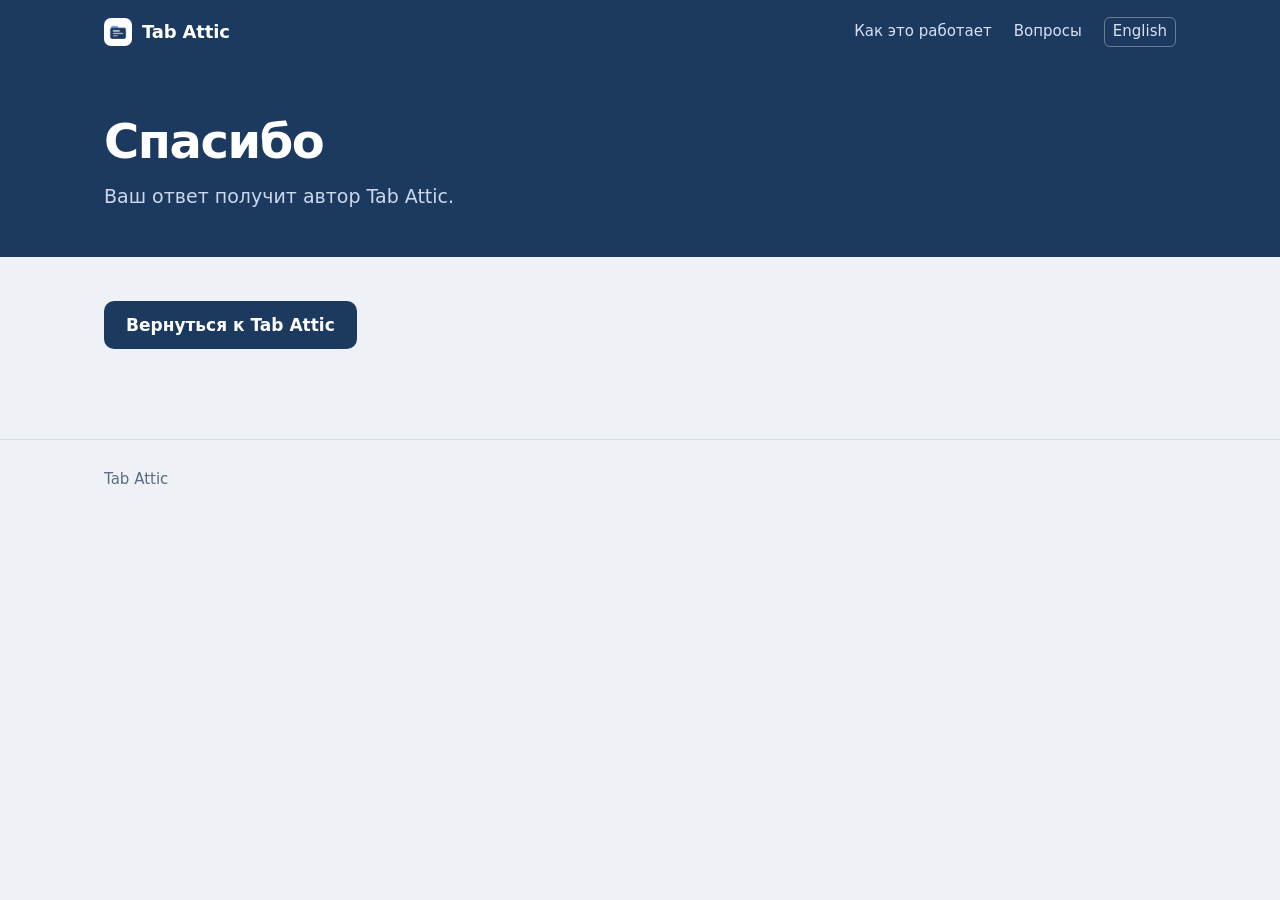
<file: ru/bye/thanks/index.html>
<!doctype html>
<html lang="ru" data-root="../../../">
  <head>
    <meta charset="utf-8" />
    <meta name="viewport" content="width=device-width, initial-scale=1" />
    <title>Спасибо</title>
    <meta name="description" content="Ваш ответ получит автор Tab Attic." />
    <meta name="robots" content="noindex" />
    <link rel="icon" href="../../../assets/img/icon-32.png" />
    <link rel="alternate" hreflang="en" href="../../../bye/thanks/" />
    <link rel="alternate" hreflang="ru" href="../../../ru/bye/thanks/" />
    <meta property="og:type" content="website" />
    <meta property="og:title" content="Спасибо" />
    <meta
      property="og:description"
      content="Ваш ответ получит автор Tab Attic."
    />
    <meta property="og:image" content="../../../assets/img/og-ru.png" />
    <meta name="twitter:card" content="summary_large_image" />
    <link rel="stylesheet" href="../../../assets/site.css" />
    <script src="../../../assets/config.js"></script>
    <script src="../../../assets/site.js" defer></script>
  </head>
  <body data-page="bye-thanks">
    <header class="top">
      <div class="wrap">
        <a class="logo" href="../../../ru/"
          ><img
            src="../../../assets/img/icon-128.png"
            alt=""
            width="28"
            height="28"
          />Tab Attic</a
        >
        <nav class="nav">
          <a class="hide-sm" href="../../../ru/#how">Как это работает</a>
          <a class="hide-sm" href="../../../ru/#faq">Вопросы</a>
          <a
            class="lang"
            href="../../../bye/thanks/?lang=en"
            data-setlang="en"
            hreflang="en"
            >English</a
          >
        </nav>
      </div>
    </header>
    <main>
      <section class="page-head">
        <div class="wrap">
          <h1>Спасибо</h1>
          <p>Ваш ответ получит автор Tab Attic.</p>
        </div>
      </section>
      <section class="page-body">
        <div class="wrap">
          <a class="btn btn-dark" href="../../../ru/">Вернуться к Tab Attic</a>
        </div>
      </section>
    </main>
    <footer class="foot">
      <div class="wrap">
        <span>Tab Attic</span>
      </div>
    </footer>
  </body>
</html>
</file>
<file: assets/site.css>
:root {
  --navy: #1c3a5f;
  --navy-deep: #142b48;
  --sky: #7aa7e6;
  --paper: #eef2f7;
  --surface: #ffffff;
  --ink: #172338;
  --muted: #5b6b82;
  --line: #d5dce6;
  --mark: #ffe58a;
  --ok: #188038;
  --danger: #b3261e;
  --font: system-ui, -apple-system, 'Segoe UI', Roboto, Ubuntu, 'Helvetica Neue', Arial, sans-serif;
}

* { box-sizing: border-box; }
[hidden] { display: none !important; }
html { -webkit-text-size-adjust: 100%; }
body {
  margin: 0;
  background: var(--paper);
  color: var(--ink);
  font: 17px/1.55 var(--font);
  -webkit-font-smoothing: antialiased;
}
img { max-width: 100%; height: auto; display: block; }
a { color: var(--navy); text-underline-offset: 3px; }
:focus-visible { outline: 2px solid var(--sky); outline-offset: 3px; }

.wrap { max-width: 1120px; margin: 0 auto; padding: 0 24px; }

/* ---------- header ---------- */
.top {
  background: var(--navy);
  color: #fff;
}
.top .wrap {
  display: flex;
  align-items: center;
  justify-content: space-between;
  gap: 16px;
  height: 64px;
}
.logo {
  display: flex;
  align-items: center;
  gap: 10px;
  color: #fff;
  text-decoration: none;
  font-weight: 700;
  font-size: 18px;
  letter-spacing: -0.01em;
}
.logo img { width: 28px; height: 28px; background: #fff; border-radius: 7px; padding: 2px; }
.nav { display: flex; align-items: center; gap: 22px; font-size: 15px; }
.nav a { color: #d6e2f3; text-decoration: none; }
.nav a:hover { color: #fff; }
.nav .lang { border: 1px solid rgba(255, 255, 255, 0.35); border-radius: 6px; padding: 2px 8px; }

/* ---------- buttons ---------- */
.btn {
  display: inline-flex;
  align-items: center;
  justify-content: center;
  gap: 10px;
  min-height: 48px;
  padding: 10px 22px;
  border: 0;
  border-radius: 10px;
  font: 600 17px var(--font);
  text-decoration: none;
  cursor: pointer;
}
.btn-light { background: #fff; color: var(--navy); }
.btn-light:hover { background: #e7effa; }
.btn-dark { background: var(--navy); color: #fff; }
.btn-dark:hover { background: var(--navy-deep); }
.btn:disabled { opacity: 0.6; cursor: default; }
.btn svg { width: 20px; height: 20px; }

/* ---------- hero ---------- */
.hero {
  background: var(--navy);
  color: #fff;
  padding: 56px 0 0;
  overflow: hidden;
}
.hero h1 {
  margin: 0;
  max-width: 15em;
  font-size: clamp(36px, 5.4vw, 60px);
  line-height: 1.04;
  letter-spacing: -0.035em;
  font-weight: 800;
}
.hero .lead {
  margin: 22px 0 30px;
  max-width: 36em;
  font-size: clamp(18px, 2vw, 21px);
  color: #c9d8ee;
}
.hero .cta { display: flex; flex-wrap: wrap; align-items: center; gap: 18px; }
.hero .small { color: #a9bedb; font-size: 14.5px; }

/* The screenshot sits in a folder: a tab sticks out above its top-left corner. */
.folder {
  position: relative;
  margin: 56px auto 0;
  max-width: 1040px;
}
.folder-tab {
  display: inline-block;
  padding: 9px 40px 8px 20px;
  background: var(--sky);
  color: var(--navy-deep);
  font-weight: 700;
  font-size: 15px;
  border-radius: 12px 0 0 0;
  clip-path: polygon(0 0, calc(100% - 22px) 0, 100% 100%, 0 100%);
}
.folder-body {
  border-top: 6px solid var(--sky);
  border-radius: 0 14px 0 0;
  overflow: hidden;
  background: var(--surface);
  box-shadow: 0 -10px 60px rgba(0, 0, 0, 0.35);
  max-height: 560px;
}

/* ---------- sections ---------- */
section.band { padding: 88px 0; }
section.band + section.band { padding-top: 0; }
.kicker-h { margin: 0 0 14px; font-size: clamp(28px, 3.4vw, 40px); line-height: 1.12; letter-spacing: -0.025em; }
.sub { margin: 0; color: var(--muted); max-width: 40em; font-size: 18.5px; }

.steps {
  list-style: none;
  margin: 40px 0 0;
  padding: 0;
  display: grid;
  grid-template-columns: repeat(3, 1fr);
  gap: 18px;
  counter-reset: step;
}
.steps li {
  position: relative;
  padding: 26px 24px 24px;
  background: var(--surface);
  border-radius: 14px;
  counter-increment: step;
}
.steps li::before {
  content: counter(step);
  display: grid;
  place-items: center;
  width: 34px;
  height: 34px;
  margin-bottom: 14px;
  border-radius: 50%;
  background: var(--navy);
  color: #fff;
  font-weight: 700;
}
.steps h3 { margin: 0 0 6px; font-size: 19px; letter-spacing: -0.01em; }
.steps p { margin: 0; color: var(--muted); font-size: 16px; }

.split {
  display: grid;
  grid-template-columns: 1fr 1.25fr;
  gap: 56px;
  align-items: center;
}
.split.flip { grid-template-columns: 1.25fr 1fr; }
.split.flip .text { order: 2; }
.shot {
  border-radius: 14px;
  overflow: hidden;
  background: var(--surface);
  box-shadow: 0 2px 4px rgba(23, 35, 56, 0.06), 0 18px 40px rgba(23, 35, 56, 0.12);
}
.shot.narrow { max-width: 340px; justify-self: center; }
.ticks { list-style: none; margin: 22px 0 0; padding: 0; display: grid; gap: 10px; }
.ticks li { display: grid; grid-template-columns: 22px 1fr; gap: 10px; }
.ticks li::before {
  content: '';
  width: 18px;
  height: 18px;
  margin-top: 4px;
  border-radius: 5px;
  background: var(--navy) url("data:image/svg+xml,%3Csvg xmlns='http://www.w3.org/2000/svg' viewBox='0 0 24 24' fill='none' stroke='white' stroke-width='3' stroke-linecap='round' stroke-linejoin='round'%3E%3Cpath d='M5 12.5l4.5 4.5L19 7.5'/%3E%3C/svg%3E") center / 13px no-repeat;
}

.privacy-band {
  background: var(--surface);
  border-radius: 18px;
  padding: 40px 44px;
  display: grid;
  grid-template-columns: auto 1fr;
  gap: 28px;
  align-items: center;
}
.privacy-band .shield {
  width: 64px;
  height: 64px;
  border-radius: 16px;
  background: #e3f2e7;
  display: grid;
  place-items: center;
  color: var(--ok);
}
.privacy-band h2 { margin: 0 0 6px; font-size: 24px; letter-spacing: -0.015em; }
.privacy-band p { margin: 0; color: var(--muted); }

.faq { margin-top: 32px; display: grid; gap: 10px; max-width: 820px; }
.faq details { background: var(--surface); border-radius: 12px; padding: 0 22px; }
.faq summary { cursor: pointer; padding: 18px 0; font-weight: 650; list-style-position: outside; }
.faq details p { margin: 0 0 18px; color: var(--muted); }

/* ---------- simple pages (bye, privacy) ---------- */
.page-head { background: var(--navy); color: #fff; padding: 52px 0 46px; }
.page-head h1 { margin: 0; font-size: clamp(32px, 4.4vw, 48px); letter-spacing: -0.03em; line-height: 1.08; }
.page-head p { margin: 14px 0 0; color: #c9d8ee; font-size: 19px; max-width: 38em; }
.page-body { padding: 44px 0 90px; }
.card { background: var(--surface); border-radius: 16px; padding: 32px 36px; max-width: 760px; }
.card h2 { margin: 0 0 6px; font-size: 22px; letter-spacing: -0.01em; }
.card > p { margin: 0 0 22px; color: var(--muted); }

.opts { display: grid; gap: 10px; margin: 0 0 22px; padding: 0; border: 0; }
.opts legend { font-weight: 650; margin-bottom: 10px; padding: 0; }
.opt {
  display: grid;
  grid-template-columns: 22px 1fr;
  gap: 12px;
  align-items: start;
  padding: 14px 16px;
  border: 1px solid var(--line);
  border-radius: 12px;
  cursor: pointer;
}
.opt:has(input:checked) { border-color: var(--navy); box-shadow: 0 0 0 1px var(--navy); background: #f5f8fc; }
.opt input { width: 18px; height: 18px; margin: 3px 0 0; accent-color: var(--navy); }
.opt strong { display: block; }
.opt span span { color: var(--muted); font-size: 15px; }
label.field { display: grid; gap: 6px; margin-bottom: 16px; font-weight: 600; }
label.field small { font-weight: 400; color: var(--muted); }
textarea {
  width: 100%;
  font: 17px var(--font);
  color: var(--ink);
  padding: 11px 14px;
  border: 1px solid var(--line);
  border-radius: 10px;
  background: #fff;
}
textarea { min-height: 96px; resize: vertical; }
.status { margin: 12px 0 0; color: var(--danger); min-height: 1.4em; }

.prose { max-width: 760px; }
.prose h2 { font-size: 22px; margin: 34px 0 8px; letter-spacing: -0.01em; }
.prose p, .prose li { color: #2b3a52; }

/* ---------- footer ---------- */
footer.foot { border-top: 1px solid var(--line); padding: 28px 0 40px; color: var(--muted); font-size: 15px; }
footer.foot .wrap { display: flex; flex-wrap: wrap; gap: 12px 28px; align-items: center; justify-content: space-between; }
footer.foot nav { display: flex; gap: 20px; flex-wrap: wrap; }
footer.foot a { color: var(--muted); }

@media (max-width: 860px) {
  .steps { grid-template-columns: 1fr; }
  .split, .split.flip { grid-template-columns: 1fr; gap: 32px; }
  .split.flip .text { order: 0; }
  .privacy-band { grid-template-columns: 1fr; padding: 28px; }
  .nav .hide-sm { display: none; }
  section.band { padding: 64px 0; }
  .card { padding: 24px 20px; }
  .folder { margin-top: 40px; }
  .folder-body { max-height: 300px; }
}
@media (prefers-reduced-motion: reduce) { * { transition: none !important; } }
.visually-hidden { position: absolute !important; width: 1px; height: 1px; overflow: hidden; clip: rect(0 0 0 0); white-space: nowrap; }
</file>
